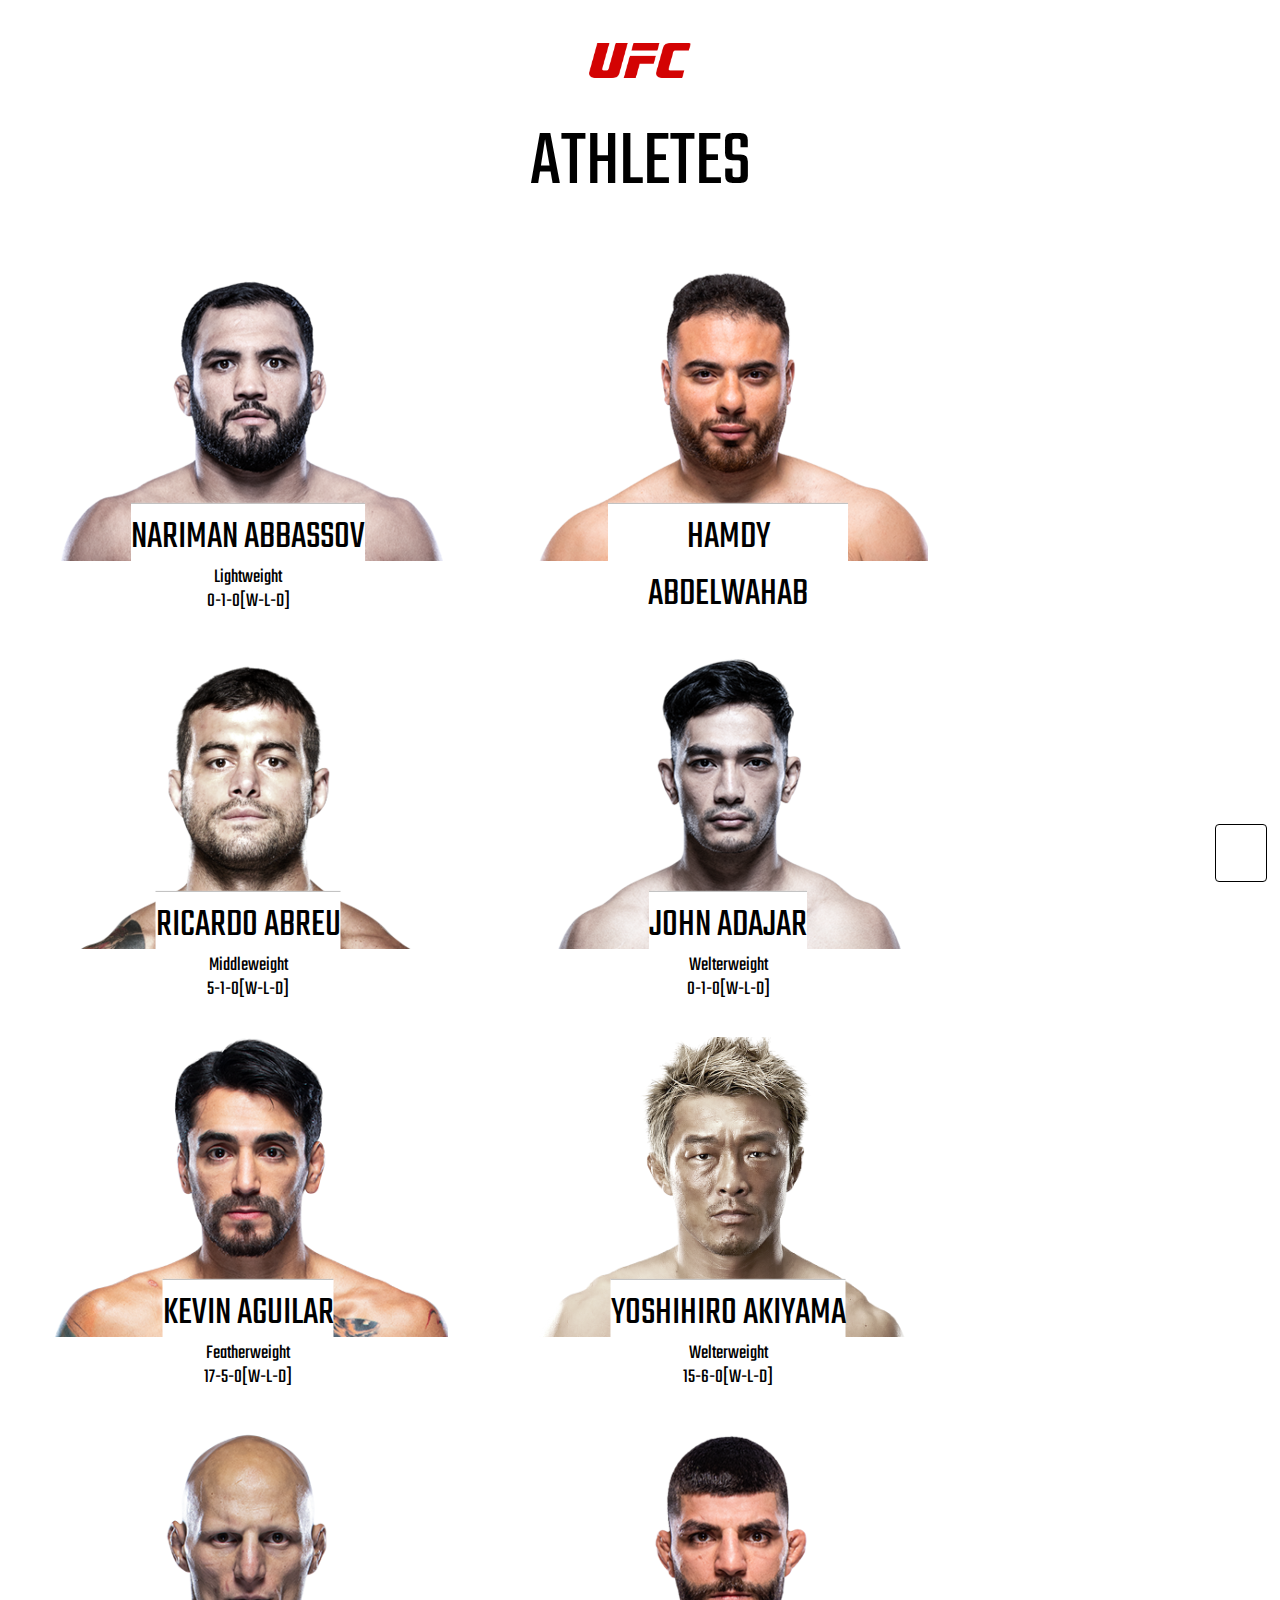
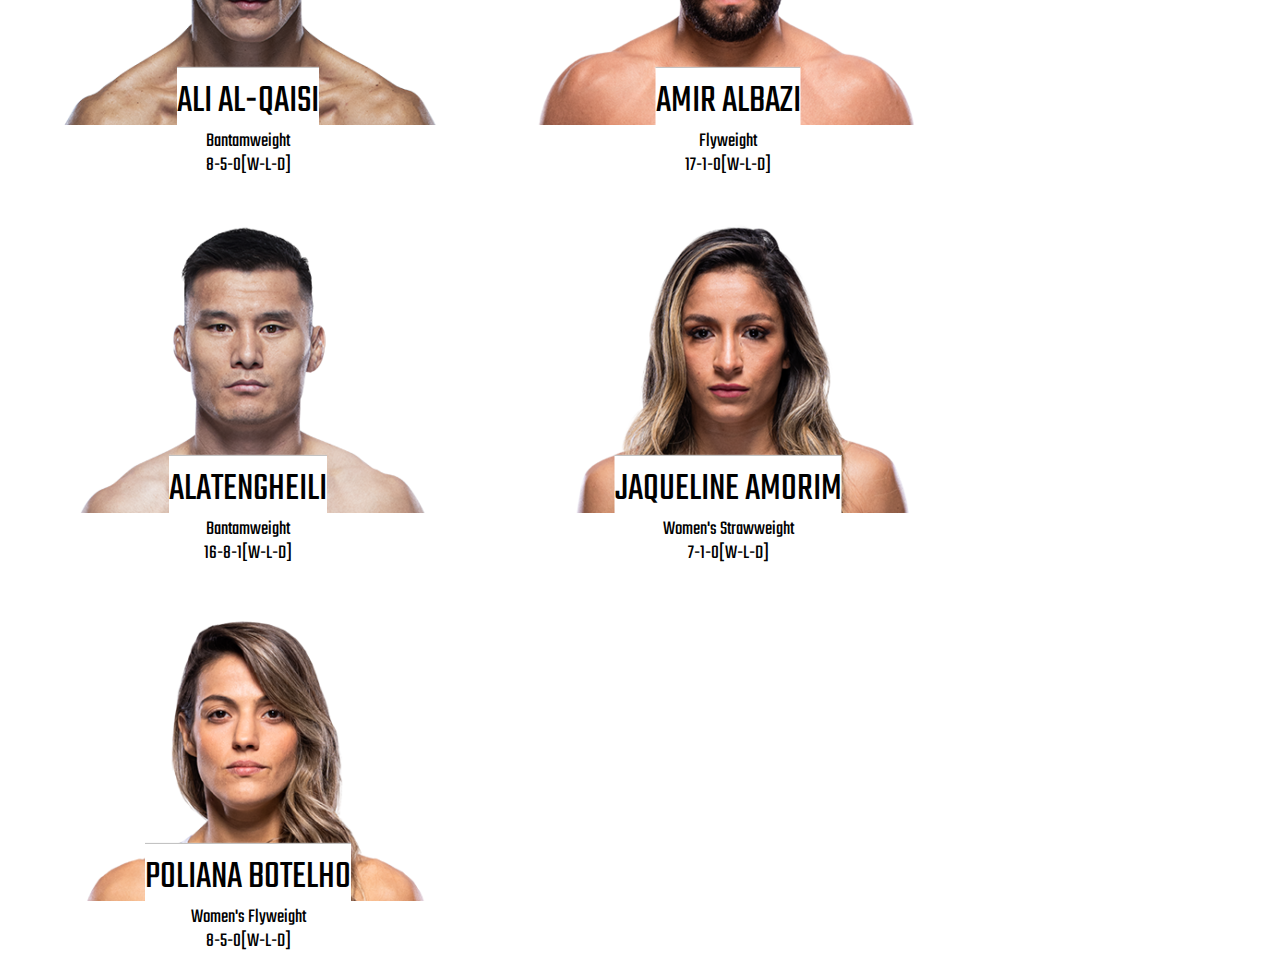
<file: Atheletes.html>
<!DOCTYPE html>
<html lang="en">
<head>
    <meta charset="UTF-8">
    <meta name="viewport" content="width=device-width, initial-scale=1.0">
    <link rel="stylesheet" type="text/css" href="ath.css" >
    <title>Athletes</title>
    <script>
    
        let mybutton = document.getElementById("myBtn");
        
       
        window.onscroll = function() {scrollFunction()};
        
        function scrollFunction() {
          if (document.body.scrollTop > 20 || document.documentElement.scrollTop > 20) {
            mybutton.style.display = "block";
          } else {
            mybutton.style.display = "none";
          }
        }
        
       
        function topFunction() {
          document.body.scrollTop = 0;
          document.documentElement.scrollTop = 0;
        }
        </script>
</head>
<body>

<a href="index.html" >
<img src="logoufc.png" alt="logo" class="logo" >
</a>


<div class="head">
    <header>ATHLETES</header>
</div>


<div class="player">
    <a href="https://www.ufc.com/athlete/nariman-abbassov">
    <section>
        <img src="p1.png" alt="p1">
        <div class="name">NARIMAN ABBASSOV<br>
        <span class="bname">Lightweight<br>
    0-1-0[W-L-D]</span></div>
    </section>
</a>
</div>




<div class="player">
    <a href="https://www.ufc.com/athlete/hamdy-abdelwahab">
    <section>
        <img src="p2.png" alt="p1">
        <div class="name">HAMDY ABDELWAHAB<br>
        <span class="bname">Heavyweight<br>
    5-0-0[W-L-D]</span></div>
    </section>
    </a>
</div>


<div class="player">
    <a href="https://www.ufc.com/athlete/ricardo-abreu">
    <section>
        <img src="p3.png" alt="p1">
        <div class="name">RICARDO ABREU<br>
        <span class="bname">Middleweight<br>
    5-1-0[W-L-D]</span></div>
    </section>
</a>
</div>

<div class="player">
    <a href="https://www.ufc.com/athlete/john-adajar">
    <section>
        <img src="p4.png" alt="p1">
        <div class="name">JOHN ADAJAR<br>
        <span class="bname">Welterweight<br>
    0-1-0[W-L-D]</span></div>
    </section>
    </a>
</div>

    
<div class="player">
    <a href="https://www.ufc.com/athlete/kevin-aguilar">
    <section>
        <img src="p5.png" alt="p1">
        <div class="name">KEVIN AGUILAR<br>
        <span class="bname">Featherweight<br>
    17-5-0[W-L-D]</span></div>
    </section>
    </a>
</div>

<div class="player">
    <a href="https://www.ufc.com/athlete/yoshihiro-akiyama">
    <section>
        <img src="p6.png" alt="p1">
        <div class="name">YOSHIHIRO AKIYAMA<br>
        <span class="bname">Welterweight<br>
    15-6-0[W-L-D]</span></div>
    </section>
    </a>
</div>

<div class="player">
    <a href="https://www.ufc.com/athlete/ali-alqaisi">
    <section>
        <img src="p7.png" alt="p1">
        <div class="name">ALI AL-QAISI<br>
        <span class="bname">Bantamweight<br>
    8-5-0[W-L-D]</span></div>
    </section>
    </a>
</div>

<div class="player">
    <a href="https://www.ufc.com/athlete/amir-albazi">
    <section>
        <img src="p8.png" alt="p1">
        <div class="name">AMIR ALBAZI<br>
        <span class="bname">Flyweight<br>
    17-1-0[W-L-D]</span></div>
    </section>
    </a>
</div>



<div class="player" >
    <a href="https://www.ufc.com/athlete/heili-alateng">
    <section>
        <img src="p9.png" alt="p1">
    <div class="name">ALATENGHEILI<br>
        <span class="bname">Bantamweight<br>
    16-8-1[W-L-D]
        </span>
     </div>
    </section>
    </a>
</div>

<div class="player">
    <a href="https://www.ufc.com/athlete/jaqueline-amorim">
    <section>
        <img src="p10.png" alt="p1">
        <div class="name">JAQUELINE AMORIM<br>
        <span class="bname"> Women's Strawweight<br>
    7-1-0[W-L-D]</span></div>
    </section>
    </a>
</div>

<div class="player">
    <a href="https://www.ufc.com/athlete/poliana-botelho">
    <section>
        <img src="p11.png" alt="p1">
        <div class="name">POLIANA BOTELHO<br>
        <span class="bname">Women's Flyweight<br>
    8-5-0[W-L-D]</span></div>
    </section>
    </a>
</div>

<button onclick="topFunction()" id="myBtn" title="Go to top">TOP</button>

</body>
</html>
</file>
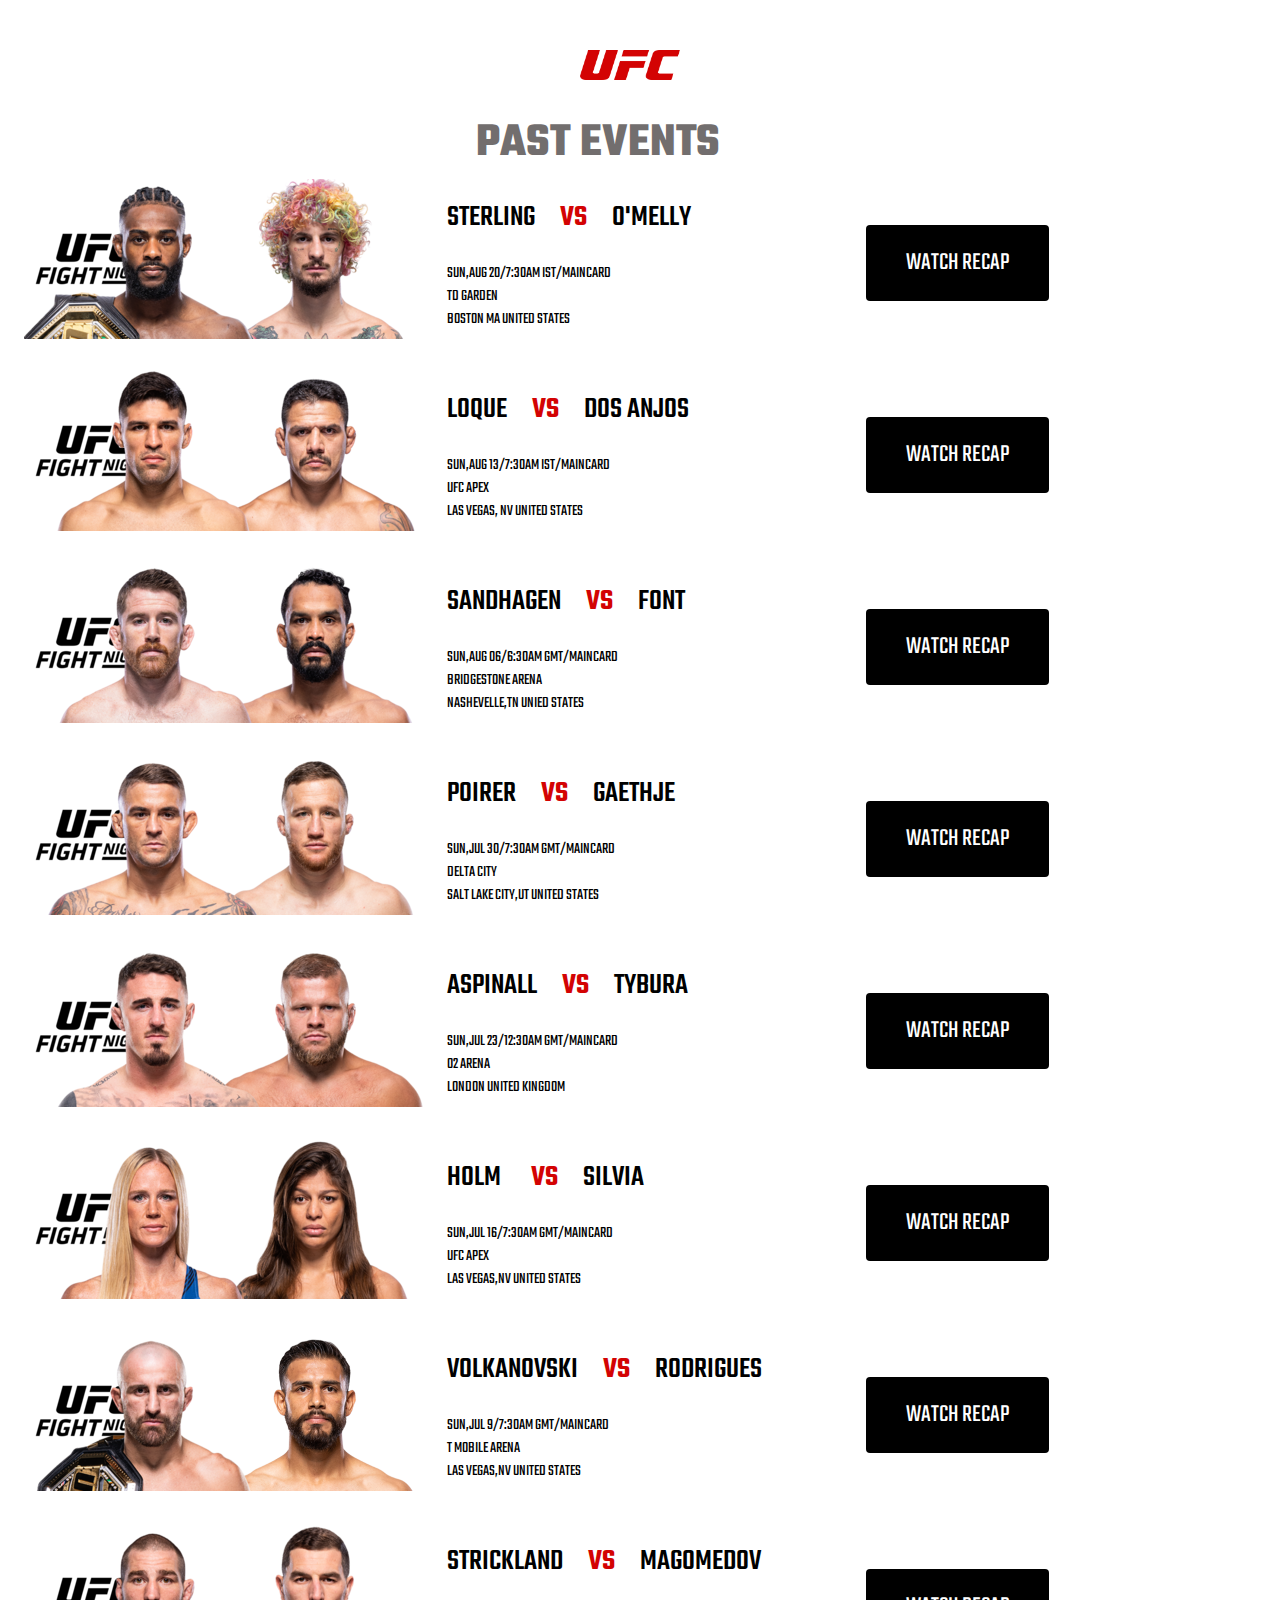
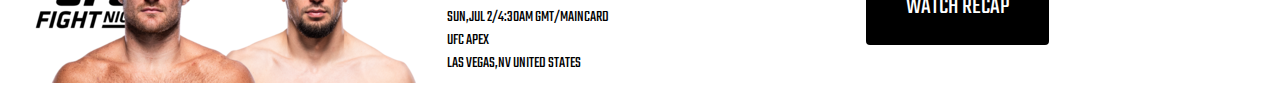
<file: events.html>
<!DOCTYPE html>
<html lang="en">
<head>
    <meta charset="UTF-8">
    <meta name="viewport" content="width=device-width, initial-scale=1.0">
    <title>Events</title>
    <link rel="stylesheet" href="event.css">
    <script>
    
        let mybutton = document.getElementById("myBtn");
        
       
        window.onscroll = function() {scrollFunction()};
        
        function scrollFunction() {
          if (document.body.scrollTop > 20 || document.documentElement.scrollTop > 20) {
            mybutton.style.display = "block";
          } else {
            mybutton.style.display = "none";
          }
        }
        
       
        function topFunction() {
          document.body.scrollTop = 0;
          document.documentElement.scrollTop = 0;
        }
        </script>

</head>
<body>
    <div class="header">
        <a href="index.html"> <img src="logoufc.png" alt="" id="logomain"></a>
        <h2>PAST EVENTS</h2>
    </div>

    <table>
    <tr>
        <td class="fightnite" > <img src="fightnite.png" alt=""></td>
        <td ><div class="verses"><img src="stervsomel.png" alt="match1" style="position: absolute; right: 1000px;" ><img src="omel.png" alt="omel"></td></div>
        <td><pre><span class="name">STERLING     <span class="vs">vs</span>     O'MELLY</span></pre> <br>
        <span class="time">Sun,aug 20/7:30AM IST/maincard  </span><br>
            TD Garden <br>
            Boston ma united states</td>
            <td><button id="watch" onclick="document.location='https://www.youtube.com/watch?v=JuBBIJ7adjM&t=23s&pp=ygUca2hhYmliIHZlcnN1cyBjb25vciBtY2dyZWdvcg%3D%3D'">WATCH recap</button></td>
    </tr>

    <tr>
        <td class="fightnite" > <img src="fightnite.png" alt=""></td>
        <td ><div class="verses"><img src="luq.png" alt="match1" style="position: absolute; right: 1000px;" ><img src="dos.png" alt="omel"></td></div>
        <td><pre><span class="name">LOQUE     <span class="vs">vs</span>     DOS ANJOS</span></pre> <br>
        <span class="time">Sun,aug 13/7:30AM IST/maincard  </span><br>
            UFC APEX <br>
            LAS VEGAS, NV UNITED STATES</td>
            <td><button id="watch" onclick="document.location='https://www.youtube.com/watch?v=JuBBIJ7adjM&t=23s&pp=ygUca2hhYmliIHZlcnN1cyBjb25vciBtY2dyZWdvcg%3D%3D'">WATCH recap</button></td>
    </tr>

    <tr>
        <td class="fightnite" > <img src="fightnite.png" alt=""></td>
        <td ><div class="verses"><img src="sand.png" alt="match1" style="position: absolute; right: 1000px;" ><img src="font.png" alt="omel"></td></div>
        <td><pre><span class="name">SANDHAGEN     <span class="vs">vs</span>     FONT</span></pre> <br>
        <span class="time">Sun,aug 06/6:30AM GMT/maincard  </span><br>
            BRIDGESTONE ARENA <br>
            nashevelle,TN unied states</td>
            <td><button id="watch" onclick="document.location='https://www.youtube.com/watch?v=JuBBIJ7adjM&t=23s&pp=ygUca2hhYmliIHZlcnN1cyBjb25vciBtY2dyZWdvcg%3D%3D'">WATCH recap</button></td>
    </tr>

    <tr>
        <td class="fightnite" > <img src="fightnite.png" alt=""></td>
        <td ><div class="verses"><img src="pior.png" alt="match1" style="position: absolute; right: 1000px;" ><img src="gatje.png" alt="omel"></td></div>
        <td><pre><span class="name">POIRER     <span class="vs">vs</span>     GAETHJE</span></pre> <br>
        <span class="time">Sun,jul 30/7:30AM GMT/maincard  </span><br>
            Delta city <br>
            salt lake city,ut united states</td>
            <td><button id="watch" onclick="document.location='https://www.youtube.com/watch?v=JuBBIJ7adjM&t=23s&pp=ygUca2hhYmliIHZlcnN1cyBjb25vciBtY2dyZWdvcg%3D%3D'">WATCH recap</button></td>
    </tr>

    <tr>
        <td class="fightnite" > <img src="fightnite.png" alt=""></td>
        <td ><div class="verses"><img src="aspin.png" alt="match1" style="position: absolute; right: 1000px;" ><img src="tybur.png" alt="omel"></td></div>
        <td><pre><span class="name">aspinall     <span class="vs">vs</span>     tybura</span></pre> <br>
        <span class="time">Sun,jul 23/12:30AM GMT/maincard  </span><br>
            O2 ARENA <br>
            london united kingdom</td>
            <td><button id="watch" onclick="document.location='https://www.youtube.com/watch?v=JuBBIJ7adjM&t=23s&pp=ygUca2hhYmliIHZlcnN1cyBjb25vciBtY2dyZWdvcg%3D%3D'">WATCH recap</button></td>
    </tr>

    <tr>
        <td class="fightnite" > <img src="fightnite.png" alt=""></td>
        <td ><div class="verses"><img src="holm.png" alt="match1" style="position: absolute; right: 1000px;" ><img src="silv.png" alt="omel"></td></div>
        <td><pre><span class="name">holm      <span class="vs">vs</span>     silvia</span></pre> <br>
        <span class="time">Sun,jul 16/7:30AM GMT/maincard  </span><br>
            ufc apex <br>
            las vegas,Nv united states</td>
            <td><button id="watch" onclick="document.location='https://www.youtube.com/watch?v=JuBBIJ7adjM&t=23s&pp=ygUca2hhYmliIHZlcnN1cyBjb25vciBtY2dyZWdvcg%3D%3D'">WATCH recap</button></td>
    </tr>

    <tr>
        <td class="fightnite" > <img src="fightnite.png" alt=""></td>
        <td ><div class="verses"><img src="volkan.png" alt="match1" style="position: absolute; right: 1000px;" ><img src="rodri.png" alt="omel"></td></div>
        <td><pre><span class="name">VOLKANOVSKI     <span class="vs">vs</span>     rodrigues</span></pre> <br>
        <span class="time">Sun,jul 9/7:30AM GMT/maincard  </span><br>
            t mobile arena <br>
            las vegas,Nv united states</td>
            <td><button id="watch" onclick="document.location='https://www.youtube.com/watch?v=JuBBIJ7adjM&t=23s&pp=ygUca2hhYmliIHZlcnN1cyBjb25vciBtY2dyZWdvcg%3D%3D'">WATCH recap</button></td>
    </tr>

    <tr>
        <td class="fightnite" > <img src="fightnite.png" alt=""></td>
        <td ><div class="verses"><img src="strick.png" alt="match1" style="position: absolute; right: 1000px;" ><img src="mago.png" alt="omel"></td></div>
        <td><pre><span class="name">strickland     <span class="vs">vs</span>     magomedov</span></pre> <br>
        <span class="time">Sun,jul 2/4:30AM GMT/maincard  </span><br>
            ufc APEX <br>
            las vegas,Nv united states</td>
            <td><button id="watch" onclick="document.location='https://www.youtube.com/watch?v=JuBBIJ7adjM&t=23s&pp=ygUca2hhYmliIHZlcnN1cyBjb25vciBtY2dyZWdvcg%3D%3D'">WATCH recap</button></td>
    </tr>




</table>





</body>
</html>
</file>
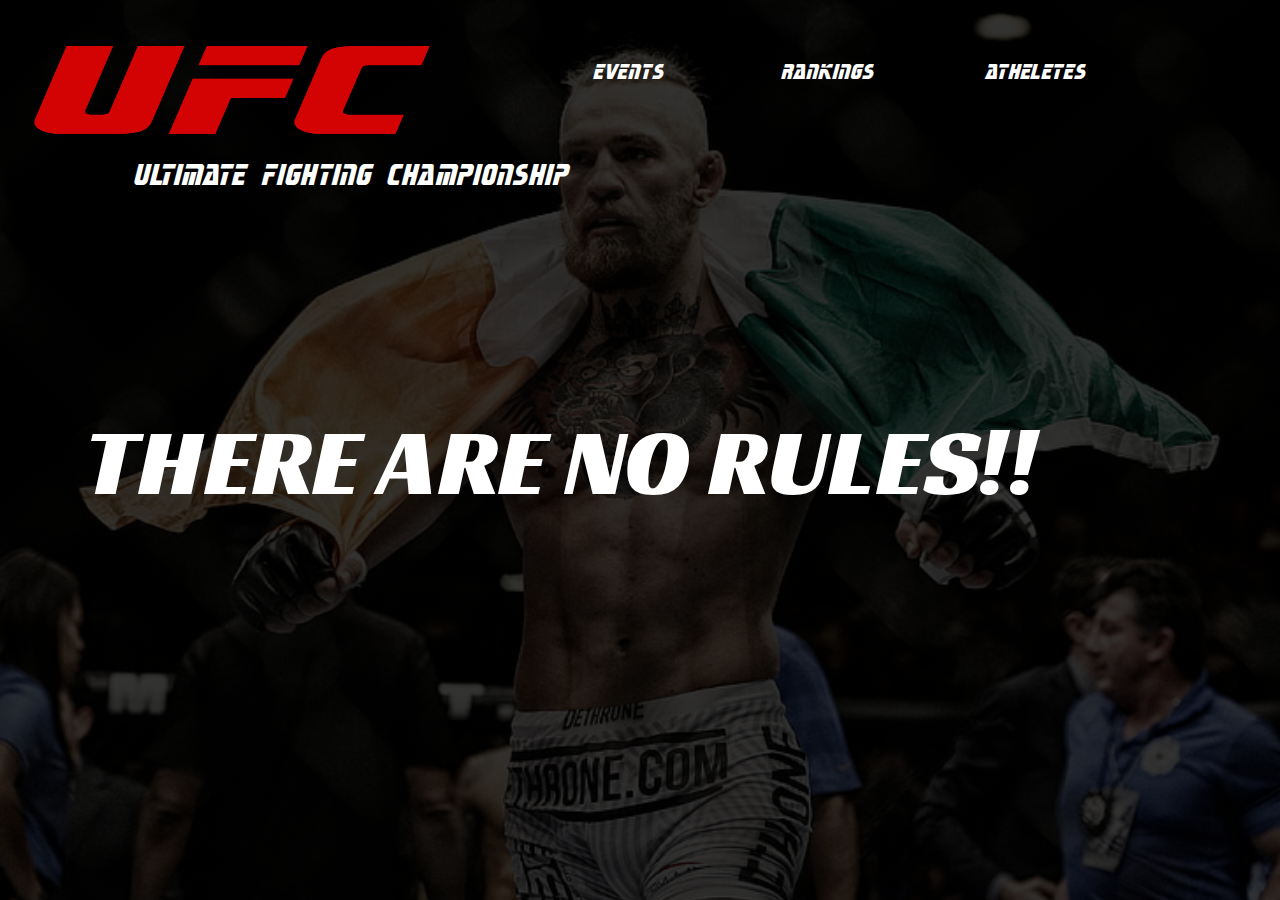
<file: project.html>
<!DOCTYPE html>
<html lang="en">
<head>
    <meta charset="UTF-8">
    <meta name="viewport" content="width=device-width, initial-scale=1.0">
    <title>UFC</title>
    <link rel="stylesheet" href="project.css">
</head>
<body>
    
<div class="header">
    <nav>
        <figure>
       <a href="project.html"> <img src="logoufc.png" alt="" id="logomain"></a>
        <figcaption id="cap">ULTIMATE FIGHTING CHAMPIONSHIP</figcaption>
    </figure>
        <div>
            <a href="events.html"><button class="but">EVENTS</button></a>
            <a href="titleholder.html"><button class="but">RANKINGS</button></a>
            <a href="Atheletes.html"><button class="but">ATHELETES</button></a>
        </div>

    </nav>
    <div class="headercont">THERE ARE NO RULES!!</div>
    <!-- <div class="share">
        <a href="https://www.youtube.com/ufc"><img src="youtube.png" alt=""></a><a href="https://www.instagram.com/ufc/"><img src="insta logo.jpg" alt=""></a><a href="https://twitter.com/ufc"><img src="twitter.png" alt=""></div></a>
</div> -->

</body>
</html>
</file>
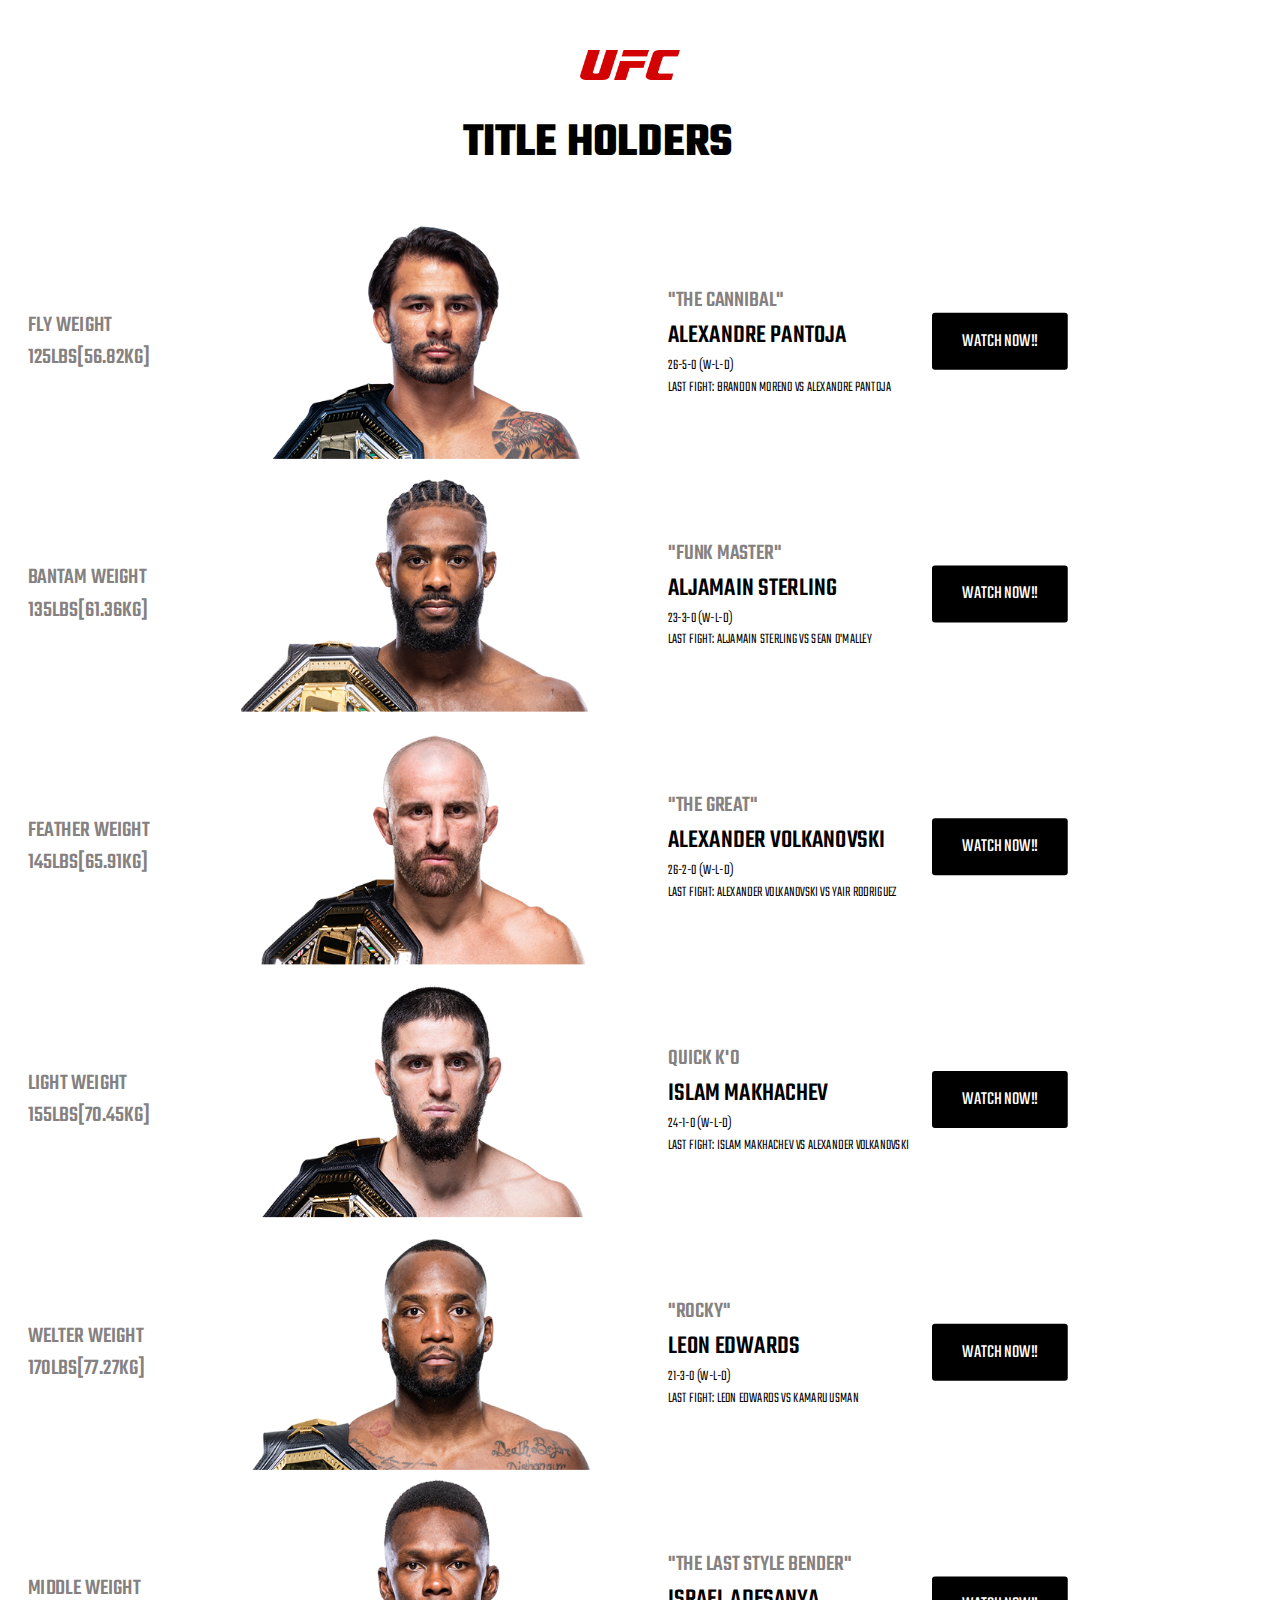
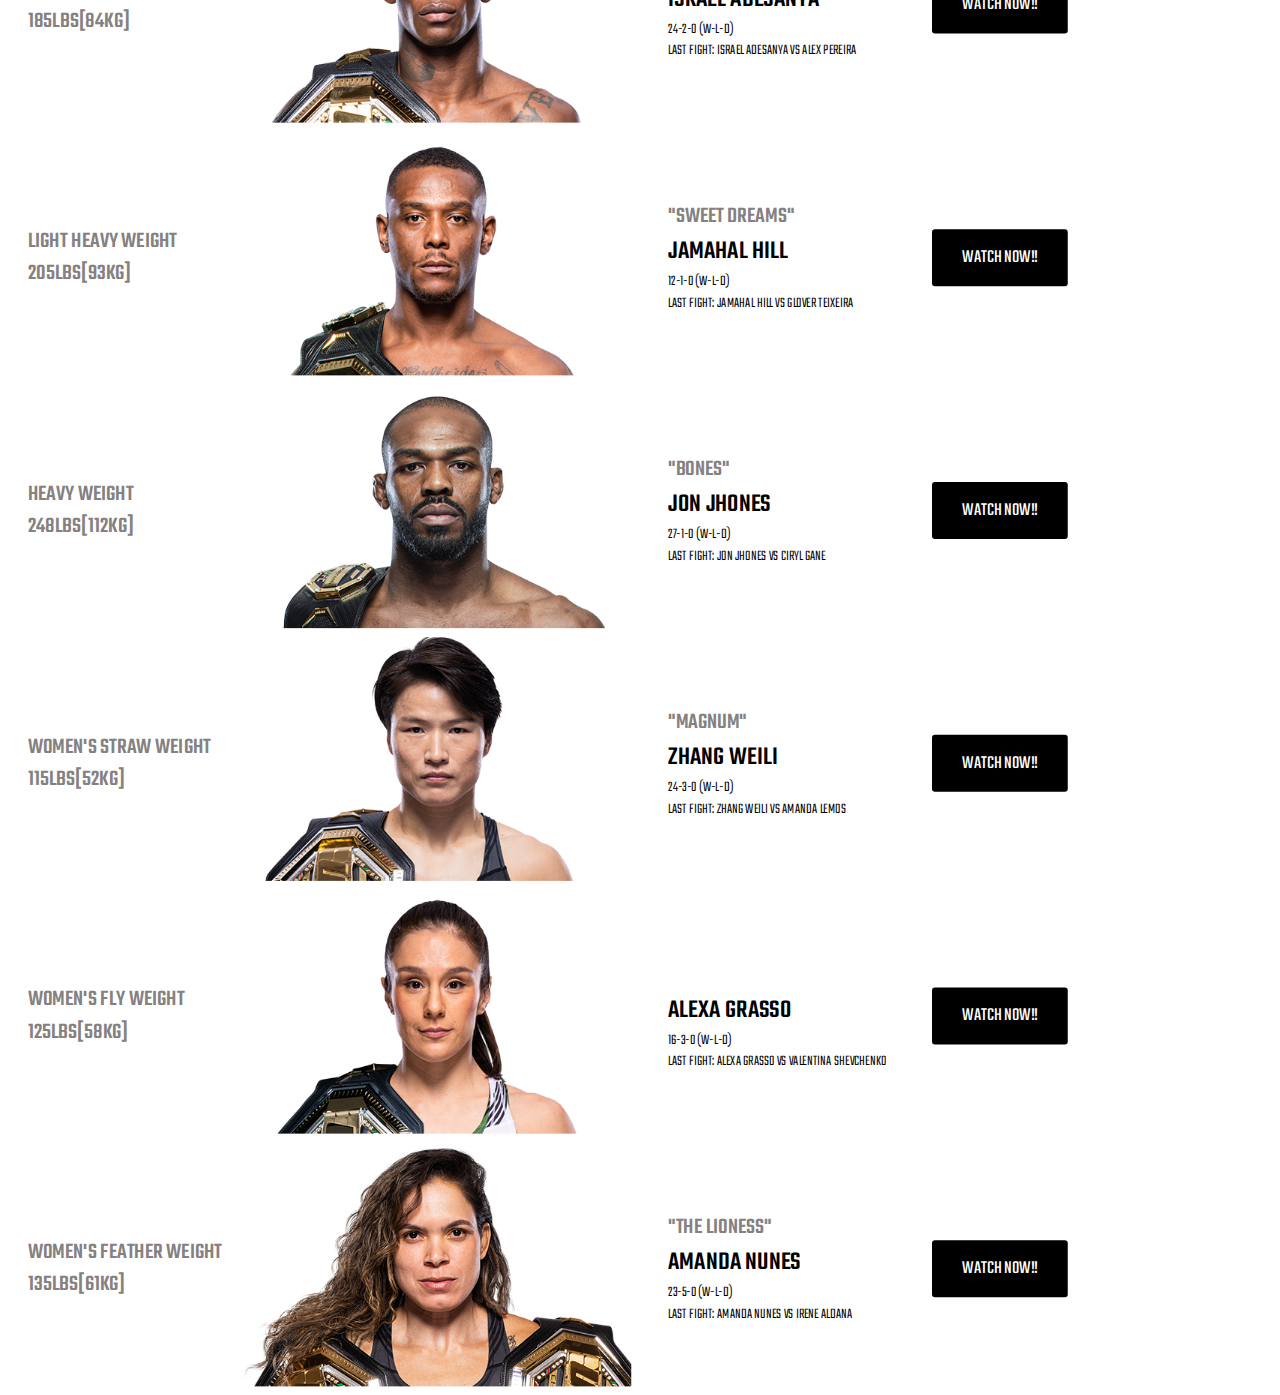
<file: titleholder.html>
<!DOCTYPE html>
<html lang="en">
<head>
    <meta charset="UTF-8">
    <meta name="viewport" content="width=device-width, initial-scale=1.0">
    <title>Document</title>
    <link rel="stylesheet" href="titleholder.css">
    <script>
    
        let mybutton = document.getElementById("myBtn");
        
       
        window.onscroll = function() {scrollFunction()};
        
        function scrollFunction() {
          if (document.body.scrollTop > 20 || document.documentElement.scrollTop > 20) {
            mybutton.style.display = "block";
          } else {
            mybutton.style.display = "none";
          }
        }
        
       
        function topFunction() {
          document.body.scrollTop = 0;
          document.documentElement.scrollTop = 0;
        }
        </script>

</head>
<body>
<div class="header">
    <a href="index.html"> <img src="logoufc.png" alt="" id="logomain"></a>
    <h2>TITLE HOLDERS</h2>
</div>
<table >
    <tr class="font">
        <td class="grey">fly weight <br>
                125lbs[56.82kg]</td>
        <td><img src="alex.png" alt="alex"></td>
        <td><span class="grey">"THE CANNIBAL"</span><br>
            <span class="name">ALEXANDRE PANTOJA</span> <br>
            26-5-0 (W-L-D) <br>
            Last Fight: Brandon Moreno vs Alexandre Pantoja</td>
            <td><button id="watch" onclick="document.location='https://youtu.be/zNr98T0H6u0'">WATCH NOW!!</button></td>
    </tr>
    
    <tr class="font">
        <td class="grey">bantam weight <br>
                135lbs[61.36kg]</td>
        <td><img src="alja.png" alt="alja"></td>
        <td><span class="grey">"FUNK MASTER"</span><br>
            <span class="name">ALJAMAIN STERLING</span> <br>
            23-3-0 (W-L-D) <br>
            Last Fight: ALJAMAIN STERLING vs sean o'malley</td>
            <td><button id="watch" onclick="document.location='https://www.youtube.com/watch?v=eY5cZITcrF4&pp=ygURbydtYWxsZXkgdnMgYWxqbyA%3D'">WATCH NOW!!</button></td>
    </tr>
    
    <tr class="font">
        <td class="grey">feather weight <br>
                145lbs[65.91kg]</td>
        <td><img src="volk.png" alt="volk"></td>
        <td><span class="grey">"the great"</span><br>
            <span class="name">ALEXANDER VOLKANOVSKI</span> <br>
            26-2-0 (W-L-D) <br>
            Last Fight: ALEXANDER VOLKANOVSKI vs yair rodriguez</td>
            <td><button id="watch" onclick="document.location='https://www.youtube.com/watch?v=sOVJfyo4vKg&pp=ygUUeWFpciB2cyB2b2xrYW5vdnNraSA%3D'">WATCH NOW!!</button></td>
    </tr>
    
    <tr class="font">
        <td class="grey">light weight <br>
                155lbs[70.45kg]</td>
        <td><img src="islam.png" alt="islam"></td>
        <td><span class="grey">QUICK K'O</span><br>
            <span class="name">Islam makhachev</span> <br>
            24-1-0 (W-L-D) <br>
            Last Fight: Islam makhachev vs  ALEXANDER VOLKANOVSKI</td>
            <td><button id="watch" onclick="document.location='https://www.youtube.com/watch?v=TKTvWr47zpQ&pp=ygUUaXNsYSB2cyB2b2xrYW5vdnNraSA%3D'">WATCH NOW!!</button></td>
    </tr>
    
    <tr class="font">
        <td class="grey">welter weight <br>
                170lbs[77.27kg]</td>
        <td><img src="leo.png" alt="leo"></td>
        <td><span class="grey">"ROCKY"</span><br>
            <span class="name">leon edwards</span> <br>
            21-3-0 (W-L-D) <br>
            Last Fight: leon edwards vs kamaru usman</td>
            <td><button id="watch" onclick="document.location='https://www.youtube.com/watch?v=2q8evb2KnFU&pp=ygUObGVvbiB2cyBrYW1hcnU%3D'">WATCH NOW!!</button></td>
    </tr>

    <tr class="font">
        <td class="grey">middle weight <br>
                185lbs[84kg]</td>
        <td><img src="israel.png" alt="isreal"></td>
        <td><span class="grey">"the last style bender"</span><br>
            <span class="name">Israel Adesanya</span> <br>
            24-2-0 (W-L-D) <br>
            Last Fight: Israel Adesanya vs Alex pereira</td>
            <td><button id="watch" onclick="document.location='https://www.youtube.com/watch?v=Z_huq-epG9g&pp=ygUXaXNyYWVsIHZzIGFsZXggcGVyZWlyYSA%3D'">WATCH NOW!!</button></td>
    </tr>

    <tr class="font">
        <td class="grey">light heavy weight<br>
                205lbs[93kg]</td>
        <td><img src="jamal.png" alt="jama"></td>
        <td><span class="grey">"Sweet dreams"</span><br>
            <span class="name">JAMAHAL HILL</span> <br>
            12-1-0 (W-L-D) <br>
            Last Fight: JAMAHAL HILL  vs glover teixeira</td>
            <td><button id="watch" onclick="document.location='https://www.youtube.com/watch?v=lEhW-aoCl74&pp=ygUPamFtYWwgdnMgZ2xvdmVy'">WATCH NOW!!</button></td>
    </tr>

    <tr class="font">
        <td class="grey">heavy weight <br>
                248lbs[112kg]</td>
        <td><img src="bones.png" alt="bones"></td>
        <td><span class="grey">"BONES"</span><br>
            <span class="name">JON JHONES</span> <br>
            27-1-0 (W-L-D) <br>
            Last Fight: jon JHONES vs ciryl gane</td>
            <td><button id="watch" onclick="document.location='https://www.youtube.com/watch?v=RIZBnls_usM&pp=ygUNam9uZXMgdnMgZ2FuZQ%3D%3D'">WATCH NOW!!</button></td>
    </tr>

    <tr class="font">
        <td class="grey">Women's straw weight <br>
                115lbs[52kg]</td>
        <td><img src="zhang.png" alt="zhang"></td>
        <td><span class="grey">"MAGNUM"</span><br>
            <span class="name">ZHANG WEILI</span> <br>
            24-3-0 (W-L-D) <br>
            Last Fight: ZHANG WEILI vs amanda lemos</td>
            <td><button id="watch" onclick="document.location='https://www.youtube.com/watch?v=AxD08FsEgQw&pp=ygUPYW1hbmRhIHZzIHpoYW5n'">WATCH NOW!!</button></td>
    </tr>
    
    <tr class="font">
        <td class="grey">women's fly weight <br>
                125lbs[58kg]</td>
        <td><img src="graso.png" alt="lgra"></td>
        <td><span class="grey"></span><br>
            <span class="name">alexa grasso</span> <br>
            16-3-0 (W-L-D) <br>
            Last Fight: alexa grasso vs valentina shevchenko</td>
            <td><button id="watch" onclick="document.location='https://www.youtube.com/watch?v=w7bloySFg8E&pp=ygUlYWxleGEgZ3Jhc3NvIHZzIHZhbGVudGluYSBzaGV2Y2hlbmtvIA%3D%3D'">WATCH NOW!!</button></td>
    </tr>

    <tr class="font">
        <td class="grey">women's feather  weight <br>
                135lbs[61kg]</td>
        <td><img src="amanda.png" alt="leo"></td>
        <td><span class="grey">"THE LIONESS"</span><br>
            <span class="name">Amanda nunes</span> <br>
            23-5-0 (W-L-D) <br>
            Last Fight: Amanda nunes vs irene aldana</td>
            <td><button id="watch" onclick="document.location='https://www.youtube.com/watch?v=oePDoD81PGQ&pp=ygUXYW1hbmRhIHZzIGlyZW5lIGFsZGFuYSA%3D'">WATCH NOW!!</button></td>
    </tr>

</table>



</body>
</html>
</file>
<file: ath.css>
*{
    background-color: rgb(255, 255, 255);
    font-family: title;
}

@font-face {
    font-family: title;
    src: url(Teko-VariableFont_wght.ttf);
}

.logo{
    margin-top: 2%;
    width: 8%;
    position: relative;
    top: 10px;
    left: 46%;
    border-radius: 2px;
}

.head{
    margin-top: 30px;
    text-align: center;
    text-transform: uppercase;
    font-size: 80px;
    color: rgb(0,0,0);
    
}

.player{
    float: left;
    position: relative;
}

a{
    color: black;
}

section{
    margin: 40px;
}


section:hover {
    box-shadow: 2px 2px 15px 1px rgb(93, 80, 80);

}

.name 
     {
        margin-top: 15px;
        width: 83s.5%;
        height: 15%;
        background-color: rgb(255, 255, 255);
        position: absolute;
        top: 77%;
        left: 50%;
        transform: translate(-50%, -50%);
        font-size: 40px;
        text-align: center;
        padding-top: 5px;
        border-top: 0.5px solid rgb(190, 189, 189);
      }

.name:hover{
    border-top: 2px solid #d30303;
}


.bname{
    display: block;
    font-size: 20px;
    line-height: 120%;
}

#myBtn {
    display: hidden;
    position: fixed;
    bottom: 2%;
    right: 1%;
    font-size: 18px;
     border: 1px solid black; 
    background-color: white;
    color: white;
    cursor: pointer;
    padding: 15px;
    border-radius: 4px;
  }
  
  #myBtn:hover {
    background-color: #321f1f;
    
  }
</file>
<file: event.css>
*{
margin: 0px;
text-transform:uppercase;
font-family: title;
}

@font-face {
    font-family: title;
    src: url(Teko-VariableFont_wght.ttf);
}

.name{
    font-size: 30px;
    font-weight: 500;
}

.vs{
    color: #d30303;
    height: 20px;
    font-weight: 600;
}


#logomain{
    transform: translateX(580px);
    margin-top: 50px;
    left: 40%;
    height: 30px;
    width: 100px;
}


h2 {
    margin-right: 85px;
    text-align: center;
    transform: scale(2);
    margin-top: 40px;
    padding-bottom:4px ;
    color: rgb(114, 110, 110);
    
}


#watch{
    transform: translateX(100px);
    padding: 20px 40px;
    background-color: black;
    color: white;
    border: none;
    border-radius: 4px;
    font-size: 25px;
}

#watch:hover{
    transition: 0.2s;
    padding: 20px 40px;
    background-color: #d30303;
    color: white;
    border: none;
    border-radius: 4px;
    font-size: 25px;
}
</file>
<file: project.css>
*{
    margin: 0;
    padding:0;
    box-sizing: border-box;
}

body{
    background:black;
    color: white;
}

.header{
width: 100%;
height: 100vh;
background-image: linear-gradient(rgba(0, 0, 0, 0.8),rgba(0,0,0,0.8)),url(conor.jpg);
background-size: cover;
background-position: center;
padding: 10px 8%;
position: relative;


}
nav{
    display: flex;
    align-items: center;
  justify-content: space-between;

}

#logomain{
    margin-left: 30px;
    height: 60px;
    width:200px;
    transform: scale(2.2);
    padding:10px;
    margin-top: 50px;
}

#cap{
    margin-left: 30px;
    transform: translateY(35px);
    font-size: 30px;
    height: 10px;
    font-family: myfont;
}


.header button{
    padding:20px 30px;
    border:none;
    background: none;
    color: white;
    margin-right: 80px;
    transition: 0.5;
    font-size: 15px;
    font-family: myfont;
    font-weight: 200;
    transform: scale(1.5);
}

.header button:hover{
    transition: .7s;
    padding:20px 30px;
    background:none;
    color: white;
    border-bottom: solid 4px #d30303;
    margin-right: 80px;
    transform: scale(1.5);
    font-size: larger;
}

@font-face {
    
    font-family: myfont;
    src: url(Sternbach-Italic.otf);
}

@font-face {
    font-family: norm;
    src: url(RacingSansOne-Regular.ttf);
}

.headercont{
    
    position:absolute;
    top: 50%;
    right: 50%;     
    font-family: norm;
    transform: scale(6);
}



/* .share a img:nth-of-type(1){
    display: inline-block;
    height: 30px;
    width: 47px;
    transform: scale(2);
    margin-left:500px;
    transform: translateY(300px);
    
}

.share a img:nth-of-type(2){
    display: inline-block;
    height: 32px;
    width: 44px;
    transform: scale(2);
    margin-left:25px;
    transform: translateY(300px);
    
}

.share a img:nth-of-type(3){
    display: inline-block;
    height: 32px;
    width: 44px;
    transform: scale(2);
    margin-left:25px;
    transform: translateY(300px);
    
}

 */
</file>
<file: titleholder.css>
*{
    margin: 0;
    padding:0;
    font-family: title;

}


#logomain{
    transform: translateX(580px);
    margin-top: 50px;
    left: 36%;
    height: 30px;
    width: 100px;
}


h2 {
    margin-right: 85px;
    text-align: center;
    transform: scale(2);
    margin-top: 40px;
    padding-bottom:4px ;
    
}


table{
    margin-left: 0px;
    transform: scale(0.75);
    margin-top:  0px;
    width: 110%;
    position: absolute;
    top: -250px;
    left: -150px;
    text-align: left;
    font-size: larger;
    text-transform: uppercase;
}

.grey{
    color: rgb(133, 129, 129);
    font-weight: 500;
    font-size: 30px;
}

@font-face {
    font-family: title;
    src: url(Teko-VariableFont_wght.ttf);
}

td{
    font-size: 20px;
    font-weight: 300;
}

.name{
    font-size: 35px;
    font-weight: 500;
}


#watch{
    padding: 20px 40px;
    background-color: black;
    color: white;
    border: none;
    border-radius: 4px;
    font-size: 25px;
}

#watch:hover{
    transition: 0.2s;
    padding: 20px 40px;
    background-color: #d30303;
    color: white;
    border: none;
    border-radius: 4px;
    font-size: 25px;
}

.name:hover{
    color:#d30303

}
#myBtn {
    display: hidden;
    position: fixed;
    bottom: 2%;
    right: 1%;
    font-size: 18px;
     border: 1px solid black; 
    background-color: white;
    color: white;
    cursor: pointer;
    padding: 15px;
    border-radius: 4px;
  }
  
  #myBtn:hover {
    background-color: #321f1f;
    
  }

  body{
    overflow-x: hidden;
  }
</file>
